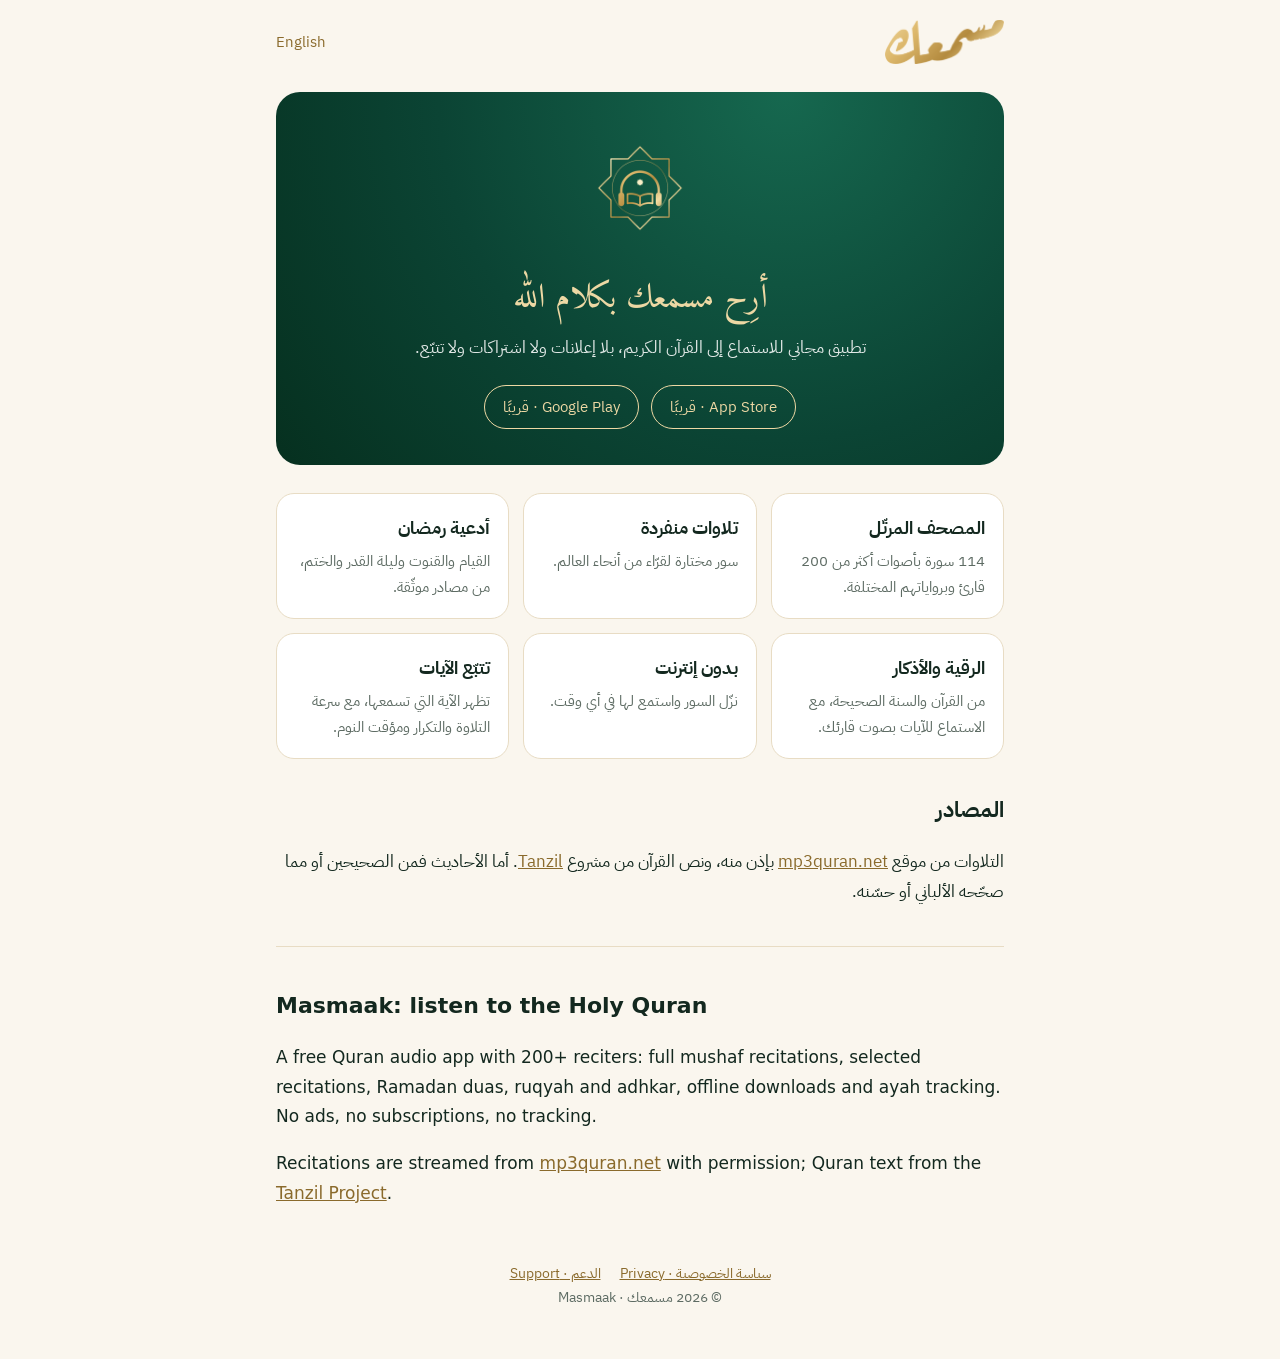
<file: index.html>
<!doctype html>
<html lang="ar" dir="rtl">
<head>
<meta charset="utf-8">
<meta name="viewport" content="width=device-width, initial-scale=1">
<title>مسمعك | Masmaak</title>
<meta name="description" content="مسمعك: تطبيق مجاني للاستماع إلى القرآن الكريم بأصوات أكثر من 200 قارئ، بلا إعلانات ولا اشتراكات.">
<link rel="icon" href="assets/favicon.png">
<link rel="apple-touch-icon" href="assets/apple-touch-icon.png">
<link rel="stylesheet" href="assets/style.css">
</head>
<body>
<div class="wrap">
  <header class="top">
    <img class="word" src="assets/wordmark.png" alt="مسمعك">
    <nav class="lang"><a href="#en">English</a></nav>
  </header>

  <section class="hero">
    <img src="assets/emblem.png" alt="">
    <h1>أرِح مسمعك بكلام الله</h1>
    <p>تطبيق مجاني للاستماع إلى القرآن الكريم، بلا إعلانات ولا اشتراكات ولا تتبّع.</p>
    <div class="badges">
      <span class="badge">App Store · قريبًا</span>
      <span class="badge">Google Play · قريبًا</span>
    </div>
  </section>

  <div class="grid">
    <div class="card"><h3>المصحف المرتّل</h3><p>114 سورة بأصوات أكثر من 200 قارئ وبرواياتهم المختلفة.</p></div>
    <div class="card"><h3>تلاوات منفردة</h3><p>سور مختارة لقرّاء من أنحاء العالم.</p></div>
    <div class="card"><h3>أدعية رمضان</h3><p>القيام والقنوت وليلة القدر والختم، من مصادر موثّقة.</p></div>
    <div class="card"><h3>الرقية والأذكار</h3><p>من القرآن والسنة الصحيحة، مع الاستماع للآيات بصوت قارئك.</p></div>
    <div class="card"><h3>بدون إنترنت</h3><p>نزّل السور واستمع لها في أي وقت.</p></div>
    <div class="card"><h3>تتبّع الآيات</h3><p>تظهر الآية التي تسمعها، مع سرعة التلاوة والتكرار ومؤقت النوم.</p></div>
  </div>

  <h2>المصادر</h2>
  <p>التلاوات من موقع <a href="https://mp3quran.net">mp3quran.net</a> بإذن منه، ونص القرآن من مشروع <a href="https://tanzil.net">Tanzil</a>. أما الأحاديث فمن الصحيحين أو مما صحّحه الألباني أو حسّنه.</p>

  <hr class="sep">

  <section id="en" lang="en" dir="ltr">
    <h2>Masmaak: listen to the Holy Quran</h2>
    <p>A free Quran audio app with 200+ reciters: full mushaf recitations, selected recitations, Ramadan duas, ruqyah and adhkar, offline downloads and ayah tracking. No ads, no subscriptions, no tracking.</p>
    <p>Recitations are streamed from <a href="https://mp3quran.net">mp3quran.net</a> with permission; Quran text from the <a href="https://tanzil.net">Tanzil Project</a>.</p>
  </section>

  <footer>
    <a href="privacy/">سياسة الخصوصية · Privacy</a>
    <a href="support/">الدعم · Support</a>
    <div>© 2026 مسمعك · Masmaak</div>
  </footer>
</div>
</body>
</html>
</file>
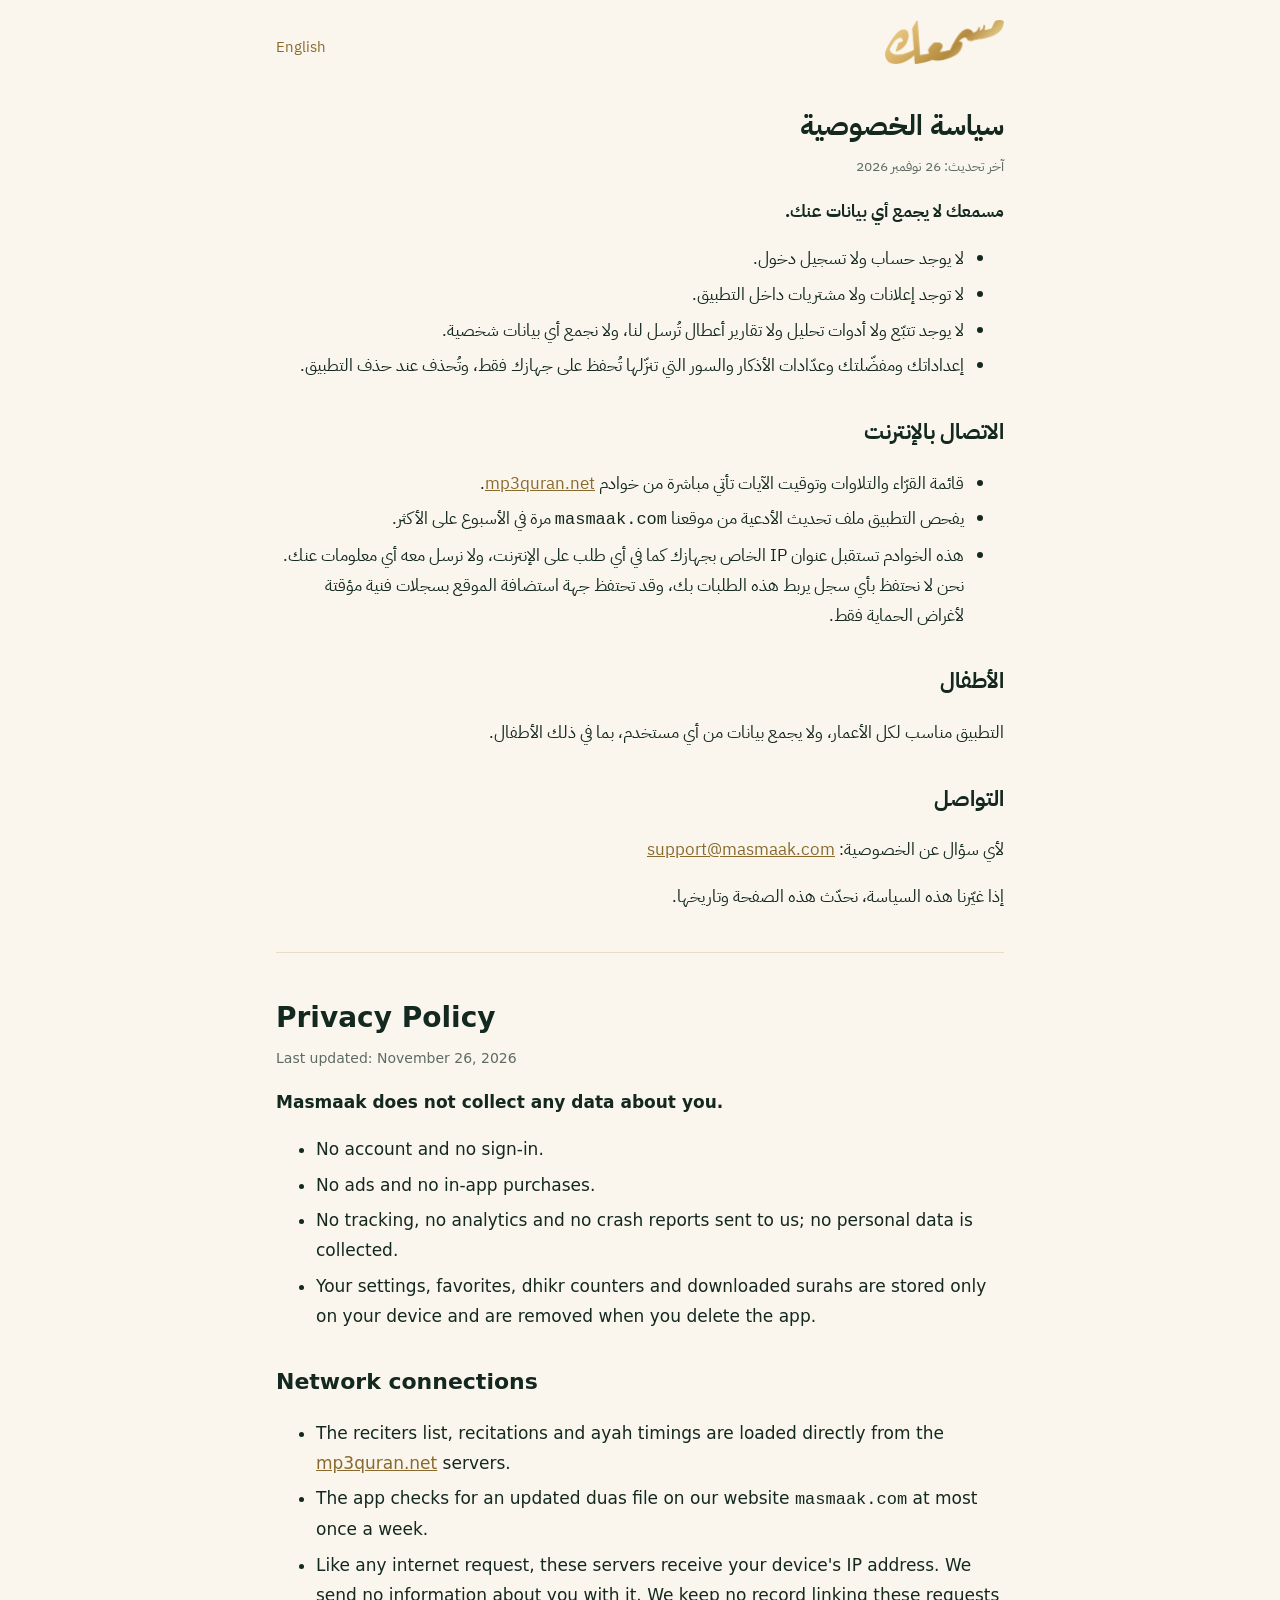
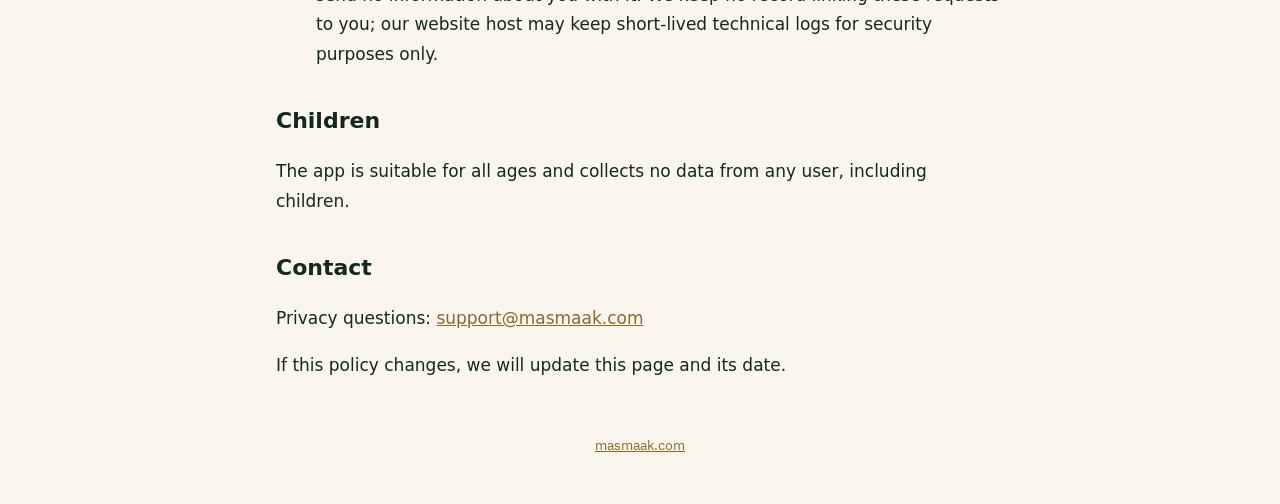
<file: privacy/index.html>
<!doctype html>
<html lang="ar" dir="rtl">
<head>
<meta charset="utf-8">
<meta name="viewport" content="width=device-width, initial-scale=1">
<title>سياسة الخصوصية | Masmaak Privacy Policy</title>
<link rel="icon" href="../assets/favicon.png">
<link rel="stylesheet" href="../assets/style.css">
</head>
<body>
<div class="wrap doc">
  <header class="top">
    <a href="../"><img class="word" src="../assets/wordmark.png" alt="مسمعك"></a>
    <nav class="lang"><a href="#en">English</a></nav>
  </header>

  <h1>سياسة الخصوصية</h1>
  <p class="date">آخر تحديث: 26 نوفمبر 2026</p>

  <p><strong>مسمعك لا يجمع أي بيانات عنك.</strong></p>
  <ul>
    <li>لا يوجد حساب ولا تسجيل دخول.</li>
    <li>لا توجد إعلانات ولا مشتريات داخل التطبيق.</li>
    <li>لا يوجد تتبّع ولا أدوات تحليل ولا تقارير أعطال تُرسل لنا، ولا نجمع أي بيانات شخصية.</li>
    <li>إعداداتك ومفضّلتك وعدّادات الأذكار والسور التي تنزّلها تُحفظ على جهازك فقط، وتُحذف عند حذف التطبيق.</li>
  </ul>

  <h2>الاتصال بالإنترنت</h2>
  <ul>
    <li>قائمة القرّاء والتلاوات وتوقيت الآيات تأتي مباشرة من خوادم <a href="https://mp3quran.net">mp3quran.net</a>.</li>
    <li>يفحص التطبيق ملف تحديث الأدعية من موقعنا <code>masmaak.com</code> مرة في الأسبوع على الأكثر.</li>
    <li>هذه الخوادم تستقبل عنوان IP الخاص بجهازك كما في أي طلب على الإنترنت، ولا نرسل معه أي معلومات عنك. نحن لا نحتفظ بأي سجل يربط هذه الطلبات بك، وقد تحتفظ جهة استضافة الموقع بسجلات فنية مؤقتة لأغراض الحماية فقط.</li>
  </ul>

  <h2>الأطفال</h2>
  <p>التطبيق مناسب لكل الأعمار، ولا يجمع بيانات من أي مستخدم، بما في ذلك الأطفال.</p>

  <h2>التواصل</h2>
  <p>لأي سؤال عن الخصوصية: <a href="mailto:support@masmaak.com">support@masmaak.com</a></p>
  <p>إذا غيّرنا هذه السياسة، نحدّث هذه الصفحة وتاريخها.</p>

  <hr class="sep">

  <section id="en" lang="en" dir="ltr">
    <h1>Privacy Policy</h1>
    <p class="date">Last updated: November 26, 2026</p>
    <p><strong>Masmaak does not collect any data about you.</strong></p>
    <ul>
      <li>No account and no sign-in.</li>
      <li>No ads and no in-app purchases.</li>
      <li>No tracking, no analytics and no crash reports sent to us; no personal data is collected.</li>
      <li>Your settings, favorites, dhikr counters and downloaded surahs are stored only on your device and are removed when you delete the app.</li>
    </ul>
    <h2>Network connections</h2>
    <ul>
      <li>The reciters list, recitations and ayah timings are loaded directly from the <a href="https://mp3quran.net">mp3quran.net</a> servers.</li>
      <li>The app checks for an updated duas file on our website <code>masmaak.com</code> at most once a week.</li>
      <li>Like any internet request, these servers receive your device's IP address. We send no information about you with it. We keep no record linking these requests to you; our website host may keep short-lived technical logs for security purposes only.</li>
    </ul>
    <h2>Children</h2>
    <p>The app is suitable for all ages and collects no data from any user, including children.</p>
    <h2>Contact</h2>
    <p>Privacy questions: <a href="mailto:support@masmaak.com">support@masmaak.com</a></p>
    <p>If this policy changes, we will update this page and its date.</p>
  </section>

  <footer><a href="../">masmaak.com</a></footer>
</div>
</body>
</html>
</file>
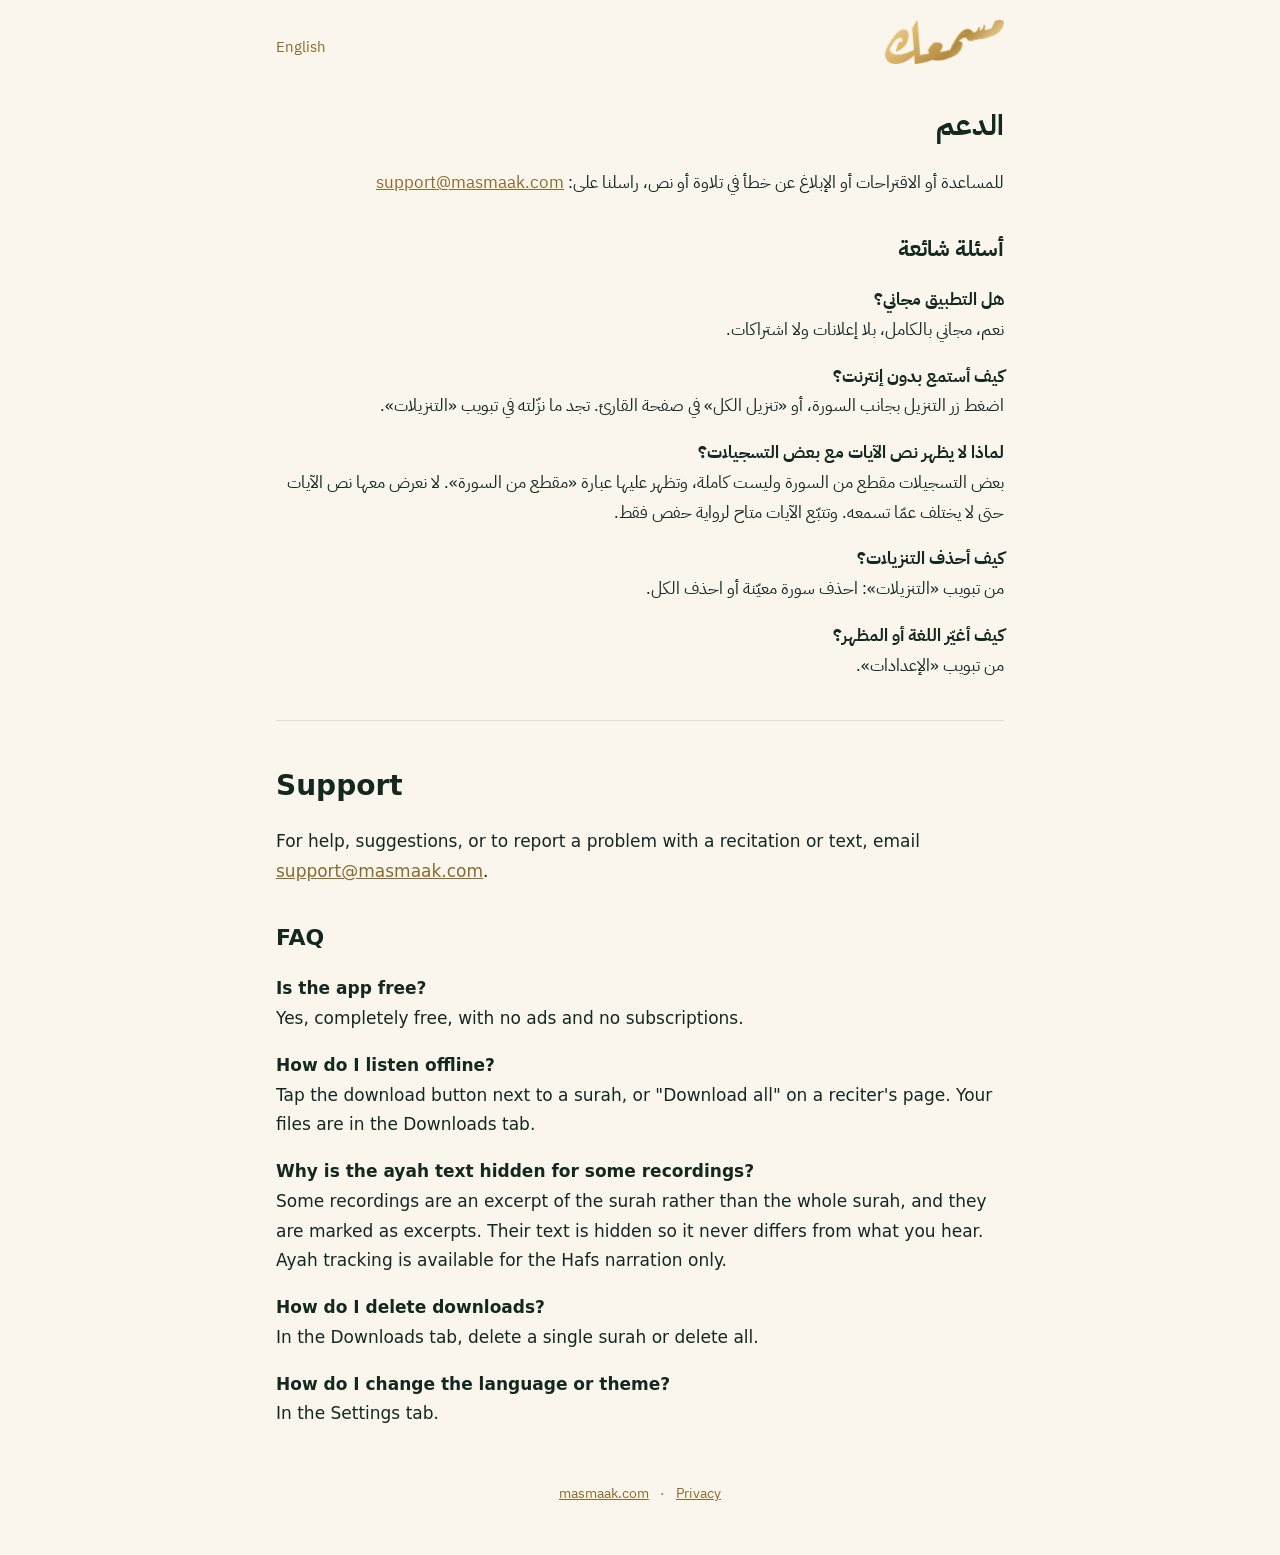
<file: support/index.html>
<!doctype html>
<html lang="ar" dir="rtl">
<head>
<meta charset="utf-8">
<meta name="viewport" content="width=device-width, initial-scale=1">
<title>الدعم | Masmaak Support</title>
<link rel="icon" href="../assets/favicon.png">
<link rel="stylesheet" href="../assets/style.css">
</head>
<body>
<div class="wrap doc">
  <header class="top">
    <a href="../"><img class="word" src="../assets/wordmark.png" alt="مسمعك"></a>
    <nav class="lang"><a href="#en">English</a></nav>
  </header>

  <h1>الدعم</h1>
  <p>للمساعدة أو الاقتراحات أو الإبلاغ عن خطأ في تلاوة أو نص، راسلنا على:
    <a href="mailto:support@masmaak.com">support@masmaak.com</a></p>

  <h2>أسئلة شائعة</h2>
  <p><strong>هل التطبيق مجاني؟</strong><br>نعم، مجاني بالكامل، بلا إعلانات ولا اشتراكات.</p>
  <p><strong>كيف أستمع بدون إنترنت؟</strong><br>اضغط زر التنزيل بجانب السورة، أو «تنزيل الكل» في صفحة القارئ. تجد ما نزّلته في تبويب «التنزيلات».</p>
  <p><strong>لماذا لا يظهر نص الآيات مع بعض التسجيلات؟</strong><br>بعض التسجيلات مقطع من السورة وليست كاملة، وتظهر عليها عبارة «مقطع من السورة». لا نعرض معها نص الآيات حتى لا يختلف عمّا تسمعه. وتتبّع الآيات متاح لرواية حفص فقط.</p>
  <p><strong>كيف أحذف التنزيلات؟</strong><br>من تبويب «التنزيلات»: احذف سورة معيّنة أو احذف الكل.</p>
  <p><strong>كيف أغيّر اللغة أو المظهر؟</strong><br>من تبويب «الإعدادات».</p>

  <hr class="sep">

  <section id="en" lang="en" dir="ltr">
    <h1>Support</h1>
    <p>For help, suggestions, or to report a problem with a recitation or text, email
      <a href="mailto:support@masmaak.com">support@masmaak.com</a>.</p>
    <h2>FAQ</h2>
    <p><strong>Is the app free?</strong><br>Yes, completely free, with no ads and no subscriptions.</p>
    <p><strong>How do I listen offline?</strong><br>Tap the download button next to a surah, or "Download all" on a reciter's page. Your files are in the Downloads tab.</p>
    <p><strong>Why is the ayah text hidden for some recordings?</strong><br>Some recordings are an excerpt of the surah rather than the whole surah, and they are marked as excerpts. Their text is hidden so it never differs from what you hear. Ayah tracking is available for the Hafs narration only.</p>
    <p><strong>How do I delete downloads?</strong><br>In the Downloads tab, delete a single surah or delete all.</p>
    <p><strong>How do I change the language or theme?</strong><br>In the Settings tab.</p>
  </section>

  <footer><a href="../">masmaak.com</a> · <a href="../privacy/">Privacy</a></footer>
</div>
</body>
</html>
</file>
<file: assets/style.css>
@font-face { font-family: "Plex Arabic"; src: url("plex-arabic-regular.ttf") format("truetype"); font-weight: 400; font-display: swap; }
@font-face { font-family: "Plex Arabic"; src: url("plex-arabic-bold.ttf") format("truetype"); font-weight: 700; font-display: swap; }
@font-face { font-family: "Amiri"; src: url("amiri-regular.ttf") format("truetype"); font-weight: 400; font-display: swap; }

:root {
  --bg: #faf6ee; --card: #ffffff; --ink: #13281f; --muted: #5d6b63; --line: #e8dcc4;
  --accent: #8a6a2c; --hero1: #16684f; --hero2: #0b4434; --hero3: #06301f; --gold: #edd8a4;
}
@media (prefers-color-scheme: dark) {
  :root { --bg: #0a110e; --card: #1a1c1b; --ink: #f3ecdf; --muted: #a9afa8; --line: #2e312e; --accent: #c9a55c; }
}
* { box-sizing: border-box; }
html { -webkit-text-size-adjust: 100%; }
body {
  margin: 0; background: var(--bg); color: var(--ink);
  font: 17px/1.75 "Plex Arabic", system-ui, -apple-system, "Segoe UI", Tahoma, sans-serif;
}
a { color: var(--accent); }
.wrap { max-width: 760px; margin: 0 auto; padding: 0 16px; }
header.top { display: flex; align-items: center; justify-content: space-between; padding: 20px 0; }
header.top img.word { height: 44px; }
header.top img.mark { height: 52px; }
nav.lang a { margin-inline-start: 12px; font-size: 15px; text-decoration: none; }
.hero {
  background: radial-gradient(circle at 70% 0%, var(--hero1), var(--hero2) 55%, var(--hero3));
  color: #fff; border-radius: 24px; padding: 36px 24px; text-align: center; margin: 8px 0 28px;
}
.hero img { width: 120px; height: 120px; }
.hero h1 { font-family: "Amiri", serif; color: var(--gold); font-size: 34px; margin: 12px 0 4px; font-weight: 400; }
.hero p { margin: 0; opacity: .88; }
.badges { display: flex; gap: 12px; justify-content: center; flex-wrap: wrap; margin-top: 22px; }
.badge { border: 1px solid var(--gold); color: var(--gold); border-radius: 999px; padding: 8px 18px; font-size: 15px; text-decoration: none; }
.grid { display: grid; grid-template-columns: repeat(auto-fit, minmax(210px, 1fr)); gap: 14px; }
.card { background: var(--card); border: 1px solid var(--line); border-radius: 18px; padding: 18px; }
.card h3 { margin: 0 0 4px; font-size: 18px; }
.card p { margin: 0; color: var(--muted); font-size: 15px; }
h2 { font-size: 22px; margin: 32px 0 10px; }
.doc h1 { font-size: 28px; margin: 8px 0 4px; }
.doc .date { color: var(--muted); font-size: 14px; margin: 0 0 18px; }
.doc li { margin: 6px 0; }
hr.sep { border: 0; border-top: 1px solid var(--line); margin: 40px 0; }
[lang="en"] { font-family: system-ui, -apple-system, "Segoe UI", sans-serif; }
footer { color: var(--muted); font-size: 14px; text-align: center; padding: 36px 0 48px; }
footer a { margin: 0 8px; }
</file>
